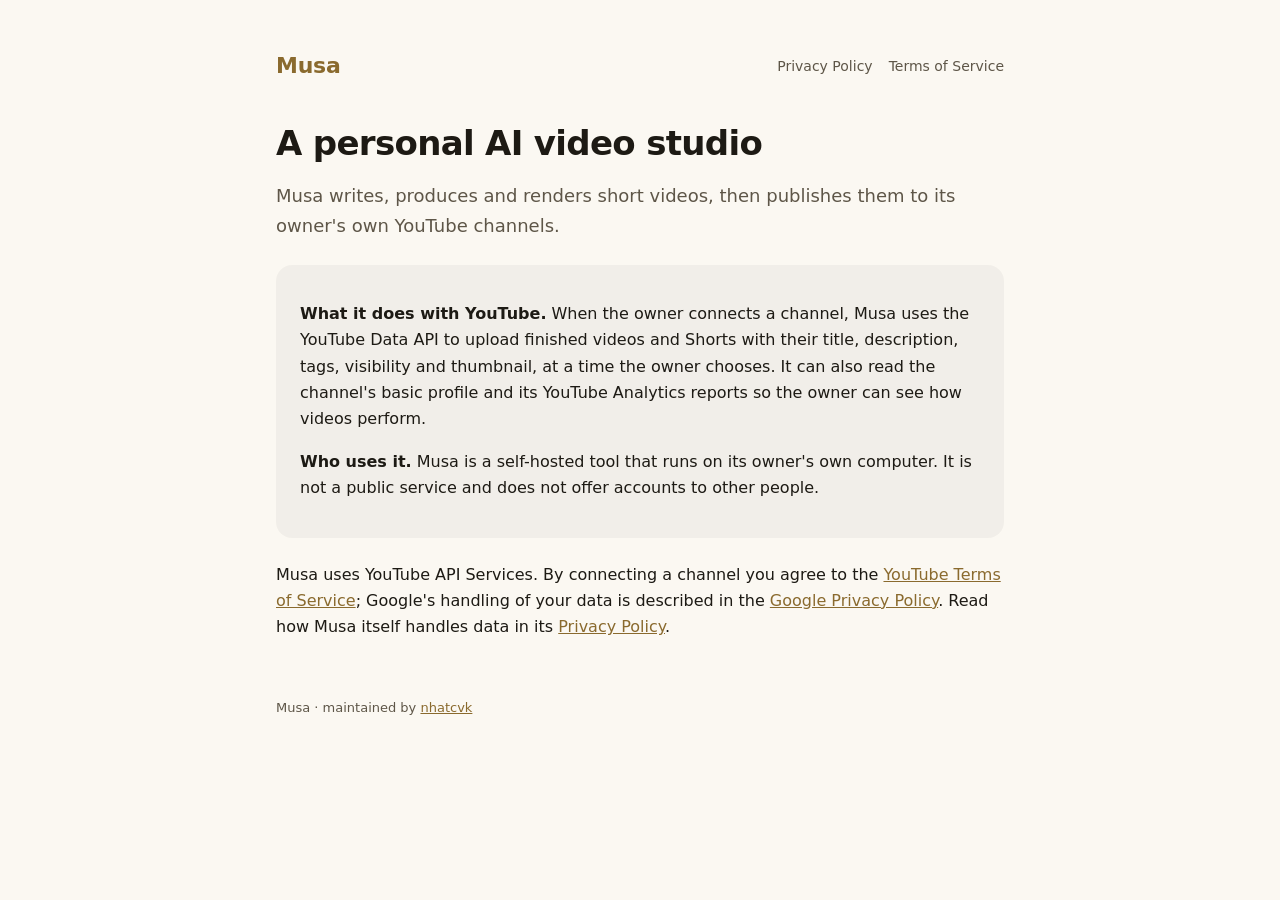
<file: index.html>
<!doctype html>
<html lang="en">
<head>
  <meta charset="utf-8">
  <meta name="viewport" content="width=device-width, initial-scale=1">
  <title>Musa</title>
  <meta name="description" content="Musa is a personal AI video studio that makes short videos and publishes them to its owner's own YouTube channels.">
  <link rel="stylesheet" href="style.css">
</head>
<body>
<main>
  <header>
    <a class="brand" href="./">Musa</a>
    <nav><a href="privacy.html">Privacy Policy</a><a href="terms.html">Terms of Service</a></nav>
  </header>

  <h1>A personal AI video studio</h1>
  <p class="lead">Musa writes, produces and renders short videos, then publishes them to its owner's own YouTube channels.</p>

  <div class="card">
    <p><strong>What it does with YouTube.</strong> When the owner connects a channel, Musa uses the YouTube Data API to upload finished videos and Shorts with their title, description, tags, visibility and thumbnail, at a time the owner chooses. It can also read the channel's basic profile and its YouTube Analytics reports so the owner can see how videos perform.</p>
    <p><strong>Who uses it.</strong> Musa is a self-hosted tool that runs on its owner's own computer. It is not a public service and does not offer accounts to other people.</p>
  </div>

  <p>Musa uses YouTube API Services. By connecting a channel you agree to the <a href="https://www.youtube.com/t/terms">YouTube Terms of Service</a>; Google's handling of your data is described in the <a href="https://policies.google.com/privacy">Google Privacy Policy</a>. Read how Musa itself handles data in its <a href="privacy.html">Privacy Policy</a>.</p>

  <footer>Musa · maintained by <a href="https://github.com/nhatcvk">nhatcvk</a></footer>
</main>
</body>
</html>
</file>
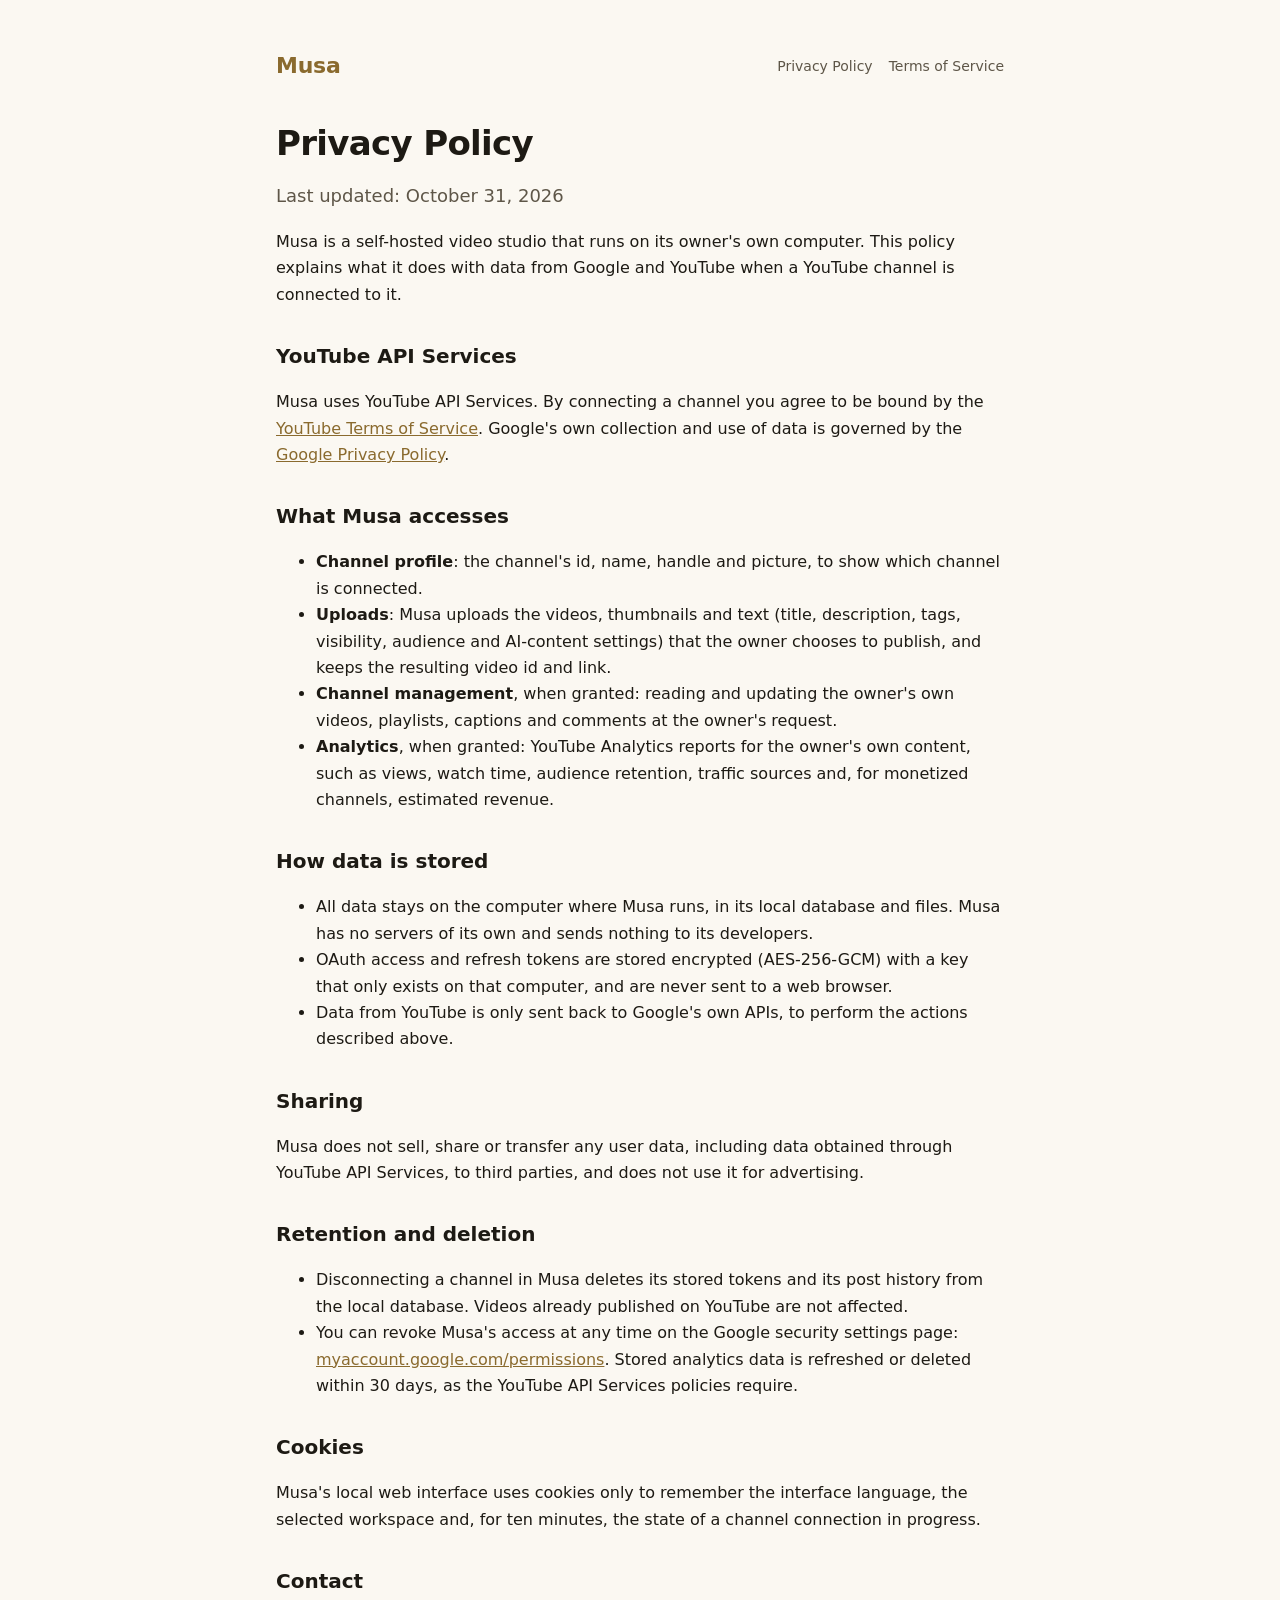
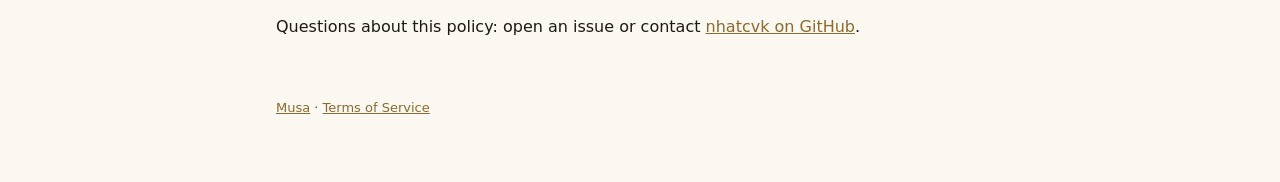
<file: privacy.html>
<!doctype html>
<html lang="en">
<head>
  <meta charset="utf-8">
  <meta name="viewport" content="width=device-width, initial-scale=1">
  <title>Privacy Policy · Musa</title>
  <link rel="stylesheet" href="style.css">
</head>
<body>
<main>
  <header>
    <a class="brand" href="./">Musa</a>
    <nav><a href="privacy.html">Privacy Policy</a><a href="terms.html">Terms of Service</a></nav>
  </header>

  <h1>Privacy Policy</h1>
  <p class="lead">Last updated: October 31, 2026</p>

  <p>Musa is a self-hosted video studio that runs on its owner's own computer. This policy explains what it does with data from Google and YouTube when a YouTube channel is connected to it.</p>

  <h2>YouTube API Services</h2>
  <p>Musa uses YouTube API Services. By connecting a channel you agree to be bound by the <a href="https://www.youtube.com/t/terms">YouTube Terms of Service</a>. Google's own collection and use of data is governed by the <a href="https://policies.google.com/privacy">Google Privacy Policy</a>.</p>

  <h2>What Musa accesses</h2>
  <ul>
    <li><strong>Channel profile</strong>: the channel's id, name, handle and picture, to show which channel is connected.</li>
    <li><strong>Uploads</strong>: Musa uploads the videos, thumbnails and text (title, description, tags, visibility, audience and AI-content settings) that the owner chooses to publish, and keeps the resulting video id and link.</li>
    <li><strong>Channel management</strong>, when granted: reading and updating the owner's own videos, playlists, captions and comments at the owner's request.</li>
    <li><strong>Analytics</strong>, when granted: YouTube Analytics reports for the owner's own content, such as views, watch time, audience retention, traffic sources and, for monetized channels, estimated revenue.</li>
  </ul>

  <h2>How data is stored</h2>
  <ul>
    <li>All data stays on the computer where Musa runs, in its local database and files. Musa has no servers of its own and sends nothing to its developers.</li>
    <li>OAuth access and refresh tokens are stored encrypted (AES-256-GCM) with a key that only exists on that computer, and are never sent to a web browser.</li>
    <li>Data from YouTube is only sent back to Google's own APIs, to perform the actions described above.</li>
  </ul>

  <h2>Sharing</h2>
  <p>Musa does not sell, share or transfer any user data, including data obtained through YouTube API Services, to third parties, and does not use it for advertising.</p>

  <h2>Retention and deletion</h2>
  <ul>
    <li>Disconnecting a channel in Musa deletes its stored tokens and its post history from the local database. Videos already published on YouTube are not affected.</li>
    <li>You can revoke Musa's access at any time on the Google security settings page: <a href="https://myaccount.google.com/permissions">myaccount.google.com/permissions</a>. Stored analytics data is refreshed or deleted within 30 days, as the YouTube API Services policies require.</li>
  </ul>

  <h2>Cookies</h2>
  <p>Musa's local web interface uses cookies only to remember the interface language, the selected workspace and, for ten minutes, the state of a channel connection in progress.</p>

  <h2>Contact</h2>
  <p>Questions about this policy: open an issue or contact <a href="https://github.com/nhatcvk">nhatcvk on GitHub</a>.</p>

  <footer><a href="./">Musa</a> · <a href="terms.html">Terms of Service</a></footer>
</main>
</body>
</html>
</file>
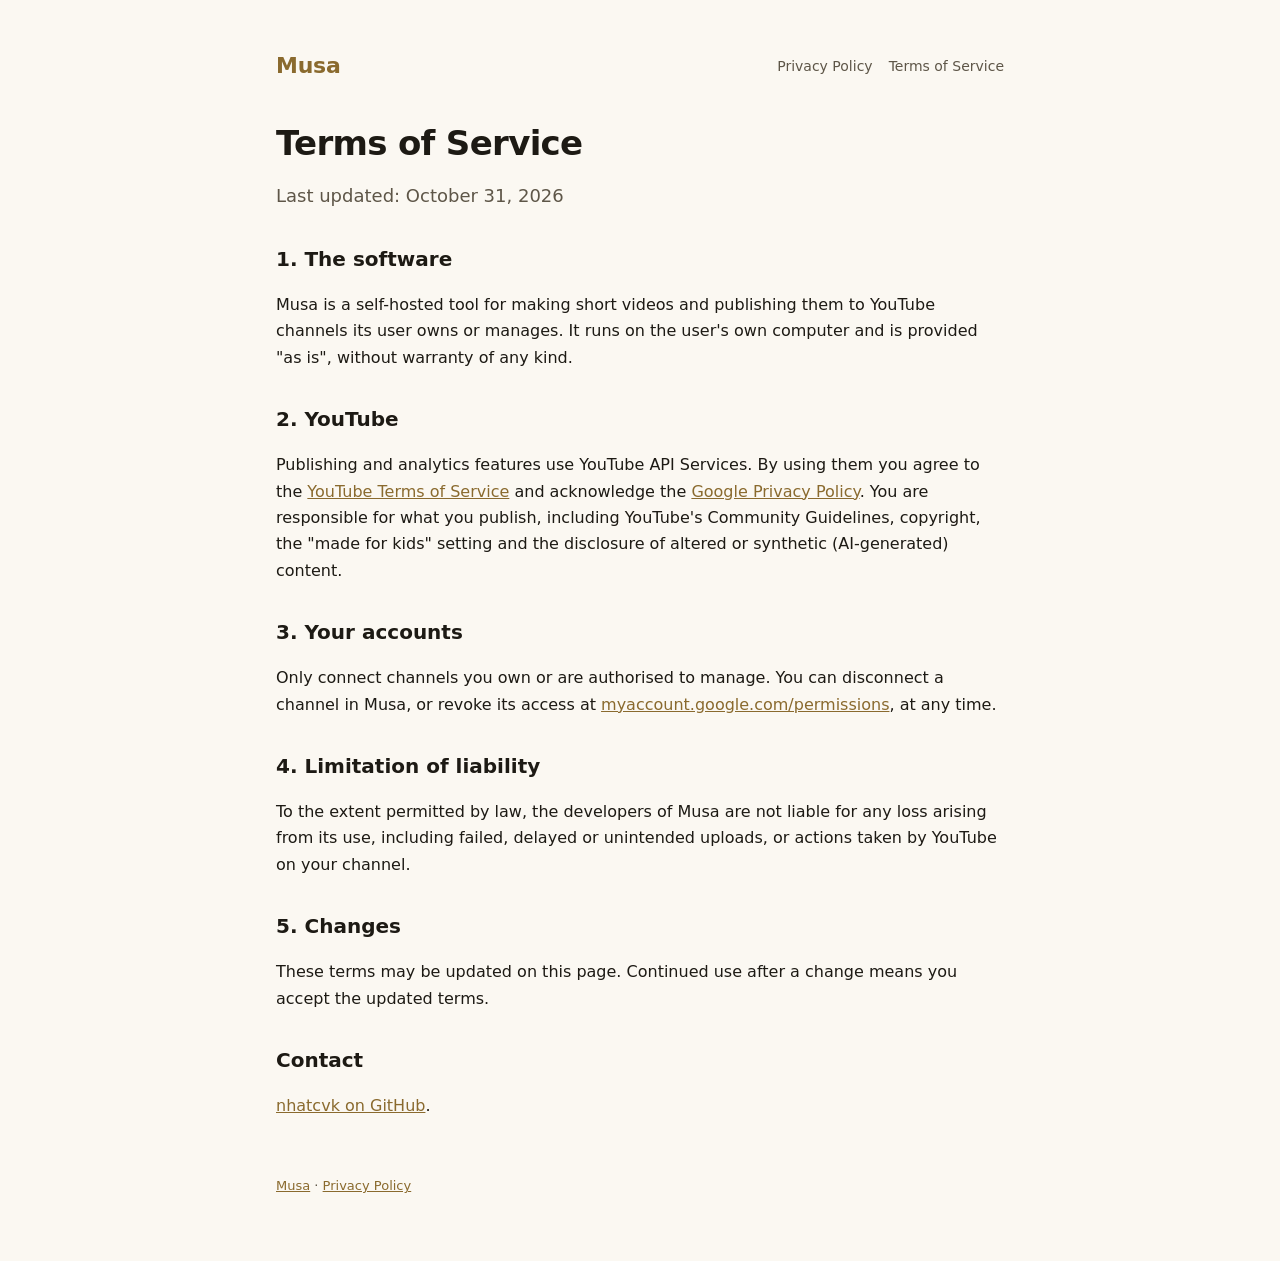
<file: terms.html>
<!doctype html>
<html lang="en">
<head>
  <meta charset="utf-8">
  <meta name="viewport" content="width=device-width, initial-scale=1">
  <title>Terms of Service · Musa</title>
  <link rel="stylesheet" href="style.css">
</head>
<body>
<main>
  <header>
    <a class="brand" href="./">Musa</a>
    <nav><a href="privacy.html">Privacy Policy</a><a href="terms.html">Terms of Service</a></nav>
  </header>

  <h1>Terms of Service</h1>
  <p class="lead">Last updated: October 31, 2026</p>

  <h2>1. The software</h2>
  <p>Musa is a self-hosted tool for making short videos and publishing them to YouTube channels its user owns or manages. It runs on the user's own computer and is provided "as is", without warranty of any kind.</p>

  <h2>2. YouTube</h2>
  <p>Publishing and analytics features use YouTube API Services. By using them you agree to the <a href="https://www.youtube.com/t/terms">YouTube Terms of Service</a> and acknowledge the <a href="https://policies.google.com/privacy">Google Privacy Policy</a>. You are responsible for what you publish, including YouTube's Community Guidelines, copyright, the "made for kids" setting and the disclosure of altered or synthetic (AI-generated) content.</p>

  <h2>3. Your accounts</h2>
  <p>Only connect channels you own or are authorised to manage. You can disconnect a channel in Musa, or revoke its access at <a href="https://myaccount.google.com/permissions">myaccount.google.com/permissions</a>, at any time.</p>

  <h2>4. Limitation of liability</h2>
  <p>To the extent permitted by law, the developers of Musa are not liable for any loss arising from its use, including failed, delayed or unintended uploads, or actions taken by YouTube on your channel.</p>

  <h2>5. Changes</h2>
  <p>These terms may be updated on this page. Continued use after a change means you accept the updated terms.</p>

  <h2>Contact</h2>
  <p><a href="https://github.com/nhatcvk">nhatcvk on GitHub</a>.</p>

  <footer><a href="./">Musa</a> · <a href="privacy.html">Privacy Policy</a></footer>
</main>
</body>
</html>
</file>
<file: style.css>
:root {
  --bg: #0b0b12;
  --fg: #f3ead8;
  --muted: #b8ad98;
  --accent: #d6b783;
  --card: rgb(255 240 214 / 0.05);
}
@media (prefers-color-scheme: light) {
  :root { --bg: #fbf8f2; --fg: #1d1a14; --muted: #5e5648; --accent: #8a6a2e; --card: rgb(0 0 0 / 0.04); }
}
* { box-sizing: border-box; }
body {
  margin: 0;
  background: var(--bg);
  color: var(--fg);
  font: 16px/1.65 system-ui, -apple-system, "Segoe UI", Roboto, sans-serif;
}
main { max-width: 760px; margin: 0 auto; padding: 48px 16px 64px; }
header { display: flex; align-items: center; justify-content: space-between; gap: 16px; flex-wrap: wrap; margin-bottom: 40px; }
.brand { font-weight: 800; font-size: 22px; color: var(--accent); text-decoration: none; letter-spacing: -0.01em; }
nav a { color: var(--muted); text-decoration: none; margin-left: 16px; font-size: 14px; }
nav a:hover, a { color: var(--accent); }
h1 { font-size: 34px; line-height: 1.15; letter-spacing: -0.02em; margin: 0 0 12px; }
h2 { font-size: 20px; margin: 32px 0 8px; }
p, li { color: var(--fg); }
.lead { color: var(--muted); font-size: 18px; }
.card { background: var(--card); border-radius: 16px; padding: 20px 24px; margin: 24px 0; }
footer { margin-top: 56px; color: var(--muted); font-size: 13px; }
</file>
